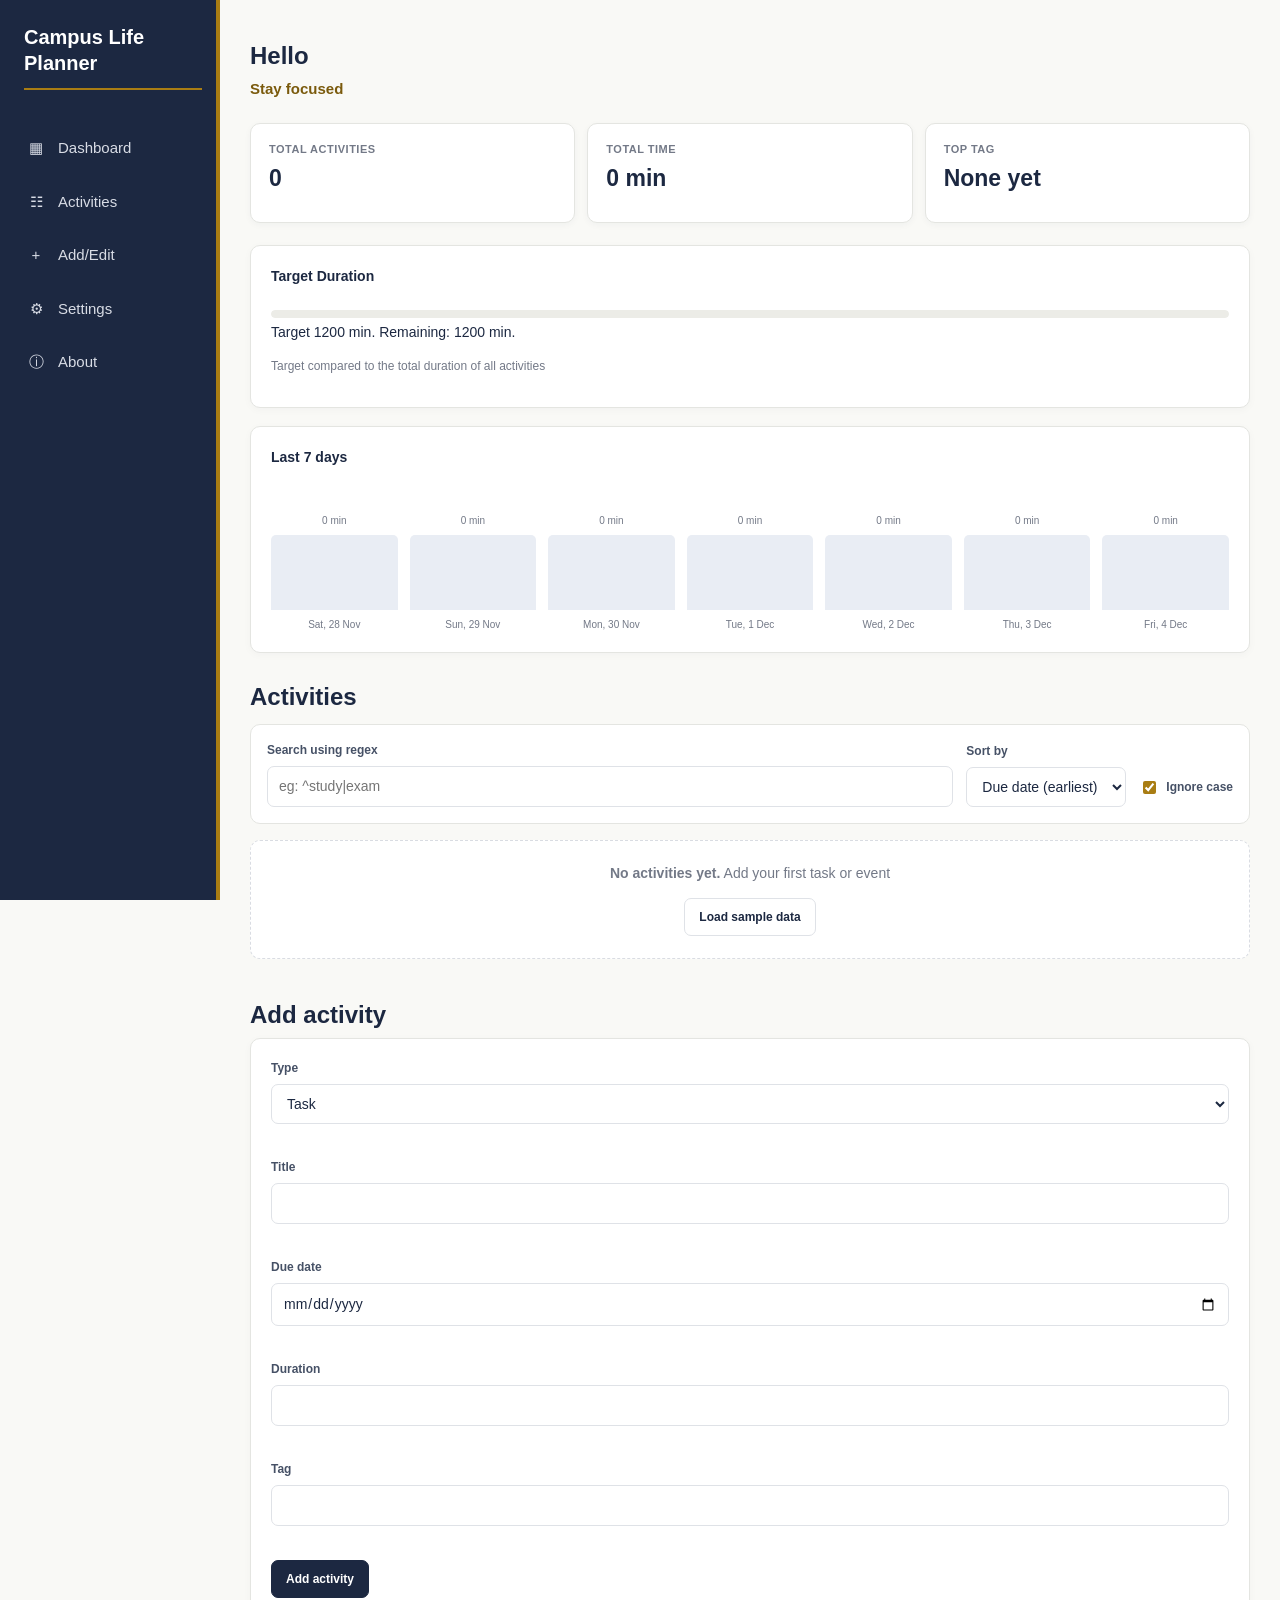
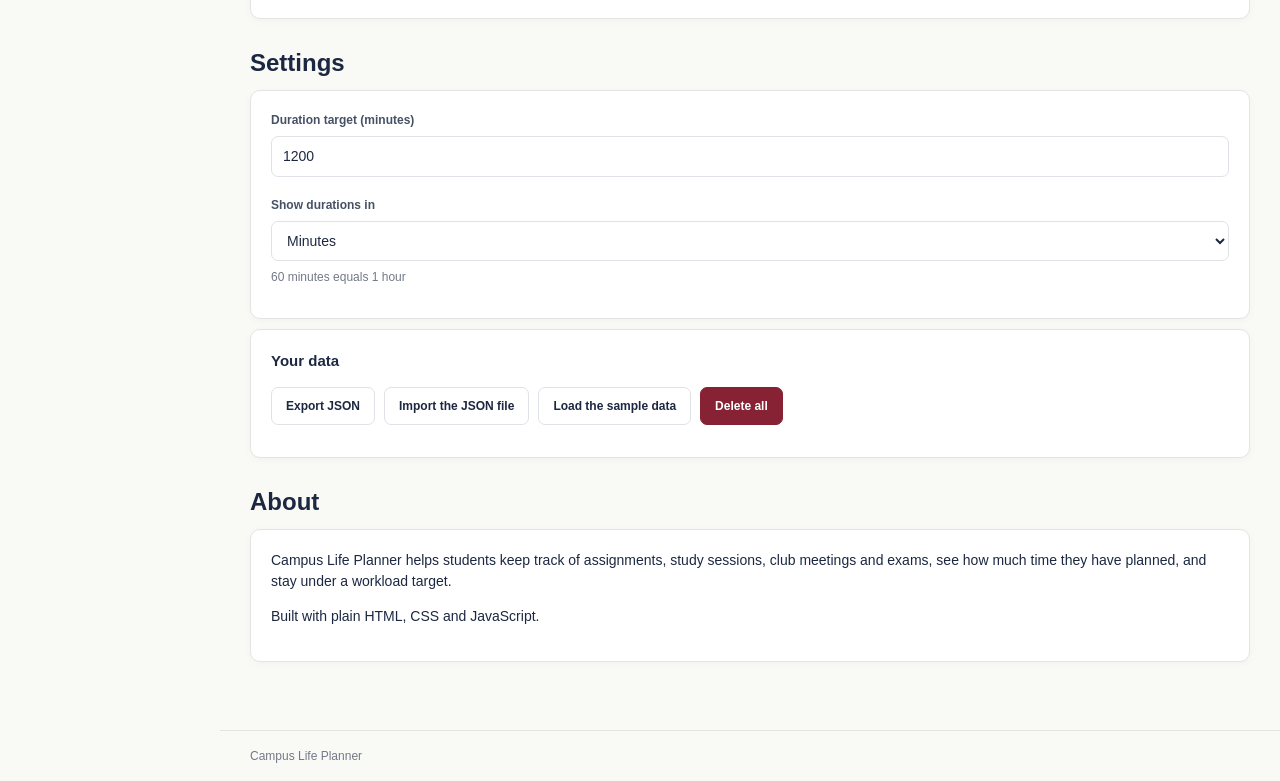
<file: index.html>
<!DOCTYPE html>
<html lang="en">    
    <head>
        <meta charset="utf-8">
        <meta name="viewport" content="width=device-width, initial-scale=1">

        <title> Campus Life Planner </title>
        <meta name="description" content="Plan tasks and events.">

        <link rel="stylesheet" href="styles/main.css">
        <link rel="stylesheet" href="styles/responsive.css">
        <link rel="icon" href="data:,">
    </head>

    <body>
        <a class="skip-link" href="#main">Skip to main content</a>

<!-- header -->
        <header class="site-header">
            <div class="container header-row">
                <div class="brand">
                    <h1>Campus Life Planner</h1>
                </div>
                <nav aria-label="Main">
                    <ul class="nav-list">
                        <li><a href="#dashboard">Dashboard</a></li>
                        <li><a href="#activities">Activities</a></li>
                        <li><a href="#add">Add/Edit</a></li>
                        <li><a href="#settings">Settings</a></li>
                        <li><a href="#about">About</a></li>
                    </ul>
                </nav>
            </div>
        </header>

<!-- main -->

        <main id="main" tabindex="-1" class="container">
            <p id="save-status" class="status-line" role="status" aria-live="polite"></p>

<!-- dashboard -->

            <section id="dashboard" aria-labelledby="dash-h">
                <h2 id="dash-h">Hello</h2>
                <p class="dashboard-subtitle">Stay focused</p>

                <div class="stats">
                    <div class="stat">
                        <span class="stat-label">Total activities</span>
                        <span class="stat-value" id="stat-total">0</span>
                    </div>
                    <div class="stat">
                        <span class="stat-label">Total time</span>
                        <span class="stat-value" id="stat-duration">0</span>
                    </div>
                    <div class="stat">
                        <span class="stat-label">Top tag</span>
                        <span class="stat-value" id="stat-tag">Not yet</span>
                    </div>
                </div>

                <div class="panel target-panel">
                    <h3>Target Duration</h3>
                    <progress id="target-progress" value="0" max="1" aria-label="Planned time compared to the target"></progress>
                    <p id="target-status" aria-live="polite"></p>
                    <p id="target-alert" class="alert" role="alert"></p>
                    <p class="hint">Target compared to the total duration of all activities</p>
                </div>

                <div class="panel target">
                    <h3>Last 7 days </h3>
                    <ol id="trend" class="trend" aria-label="Planned time for each of the last 7 days"></ol>
                </div>
            </section>
            
            <div class="split">

<!-- activities -->

                <section id="activities" aria-labelledby="act-h">
                    <h2 id="act-h">Activities</h2>

                    <div class="toolbar">
                        <div class="field grow">
                            <label for="search">Search using regex</label>
                            <input type="text" id="search" autocomplete="off" spellcheck="false"
                                   placeholder="eg: ^study|exam" aria-describedby="regex-error result-count">
                        </div>

                        <div class="field">
                            <label for="sort">Sort by</label>
                            <select id="sort">
                                <option value="due-asc">Due date (earliest)</option>
                                <option value="due-desc">Due date (latest)</option>
                                <option value="title-asc">Title (A to Z)</option>
                                <option value="title-desc">Title (Z to A)</option>
                                <option value="dur-asc">Duration (shortest)</option>
                                <option value="dur-desc">Duration (longest)</option>
                            </select>
                        </div>
                        <label class="check"> <input id="case-insensitive" type="checkbox" checked> Ignore case </label>
                    </div>
                   
                    <p id="regex-error" class="error" role="alert"></p>
                    <p id="result-count" class="hint" role="status" aria-live="polite"></p>
                    <div id="empty-state" class="empty" hidden>
                        <p><strong>No activities yet.</strong> Add your first task or event</p>
                        <button type="button" id="load-sample-inline" class="btn"> Load sample data</button>
                    </div>

                    <p id="no-matches" class="empty" hidden>No activities match</p>
                    <ul id="list" class="cards"></ul>
                </section>

<!-- Add and edit -->
                
                <section id="add" aria-labelledby="form-heading">
                    <h2 id="form-heading"> Add activity </h2>
                    <div class="panel">
                        <form id="activity-form" novalidate>
                            <div class="field">
                                <label for="f-type">Type</label>
                                <select id="f-type" aria-describedby="err-type" aria-invalid="false">
                                    <option value="task">Task</option>
                                    <option value="event">Event</option>
                                </select>
                                <p class="error" id="err-type"></p>
                            </div>

                            <div class="field">
                                <label for="f-title">Title</label>
                                <input id="f-title" type="text" autocomplete="off" aria-describedby="err-title" aria-invalid="false">
                                <p class="error" id="err-title"></p>
                            </div>

                            <div class="field">
                                <label for="f-date">Due date</label>
                                <input id="f-date" type="date" aria-describedby="err-date" aria-invalid="false">
                                <p class="error" id="err-date"></p>
                            </div>

                            <div class="field">
                                <label for="f-duration">Duration</label>
                                <input id="f-duration" type="text" inputmode="decimal" autocomplete="off" aria-describedby="err-duration" aria-invalid="false">
                                <p class="error" id="err-duration"></p>
                            </div>

                            <div class="field">
                                <label for="f-tag">Tag</label>
                                <input type="text" id="f-tag" list="tag-options" autocomplete="off" aria-describedby="err-tag" aria-invalid="false">
                                 
                                <datalist id="tag-options">
                                    <option value="Study"></option>
                                    <option value="Assignment"></option>
                                    <option value="Exam"></option>
                                    <option value="Club"></option>
                                    <option value="Personal"></option>
                                </datalist>
                                <p class="error" id="err-tag"></p>
                            </div>

                            <div class="form-actions">
                                <button type="submit" id="save-btn" class="btn btn-primary">Add activity</button>
                                <button type="button" id="cancel-edit" class="btn" hidden>Cancel</button>
                            </div>
                        </form>
                    </div>
                </section>
            </div>

<!-- settings -->
             
            <section id="settings" aria-labelledby="set-h">
                <h2 id="set-h">Settings</h2>

                <div class="panel settings-grid">
                    <div class="field">
                        <label for="target">Duration target (<span id="target-label-unit">minutes</span>)</label>
                        <input id="target" type="number" min="0" step="any" aria-describedby="target-error">
                        <p class="error" id="target-error"></p>
                    </div>
                    <div class="field">
                        <label for="unit">Show durations in</label>
                        <select id="unit">
                            <option value="min">Minutes</option>
                            <option value="hr">Hours</option>
                        </select>
                        <p class="hint">60 minutes equals 1 hour</p>
                    </div>
                </div>

                <div class="panel data-panel">
                    <h3>Your data</h3>

                    <div class="button-row">
                        <button type="button" id="export-btn" class="btn">Export JSON</button>
                        <input type="file" id="import-file" class="visually-hidden-file" accept="application/json,.json">
                        <label for="import-file" class="btn file-btn">Import the JSON file</label>
                        <button type="button" id="load-sample" class="btn">Load the sample data</button>
                        <button type="button" id="clear-all" class="btn btn-danger">Delete all</button>
                    </div>
                    <p id="import-error" class="error" role="alert"></p>
                    <p id="import-ok" class="ok" role="status"></p>
                </div>
            </section>

<!-- about -->

            <section id="about" aria-labelledby="about-h">
                <h2 id="about-h">About</h2>
                <div class="panel">
                    <p>Campus Life Planner helps students keep track of assignments, study sessions, club meetings
                and exams, see how much time they have planned, and stay under a workload target.
                    </p>
                    <p>Built with plain HTML, CSS and JavaScript.</p>
                </div>
            </section>
        </main>

<!-- footer -->
    
        <footer class="site-footer">
            <div class="container"><p>Campus Life Planner</p></div>
        </footer>

        <script type="module" src="scripts/main.js"></script>
    </body>

</html>
</file>
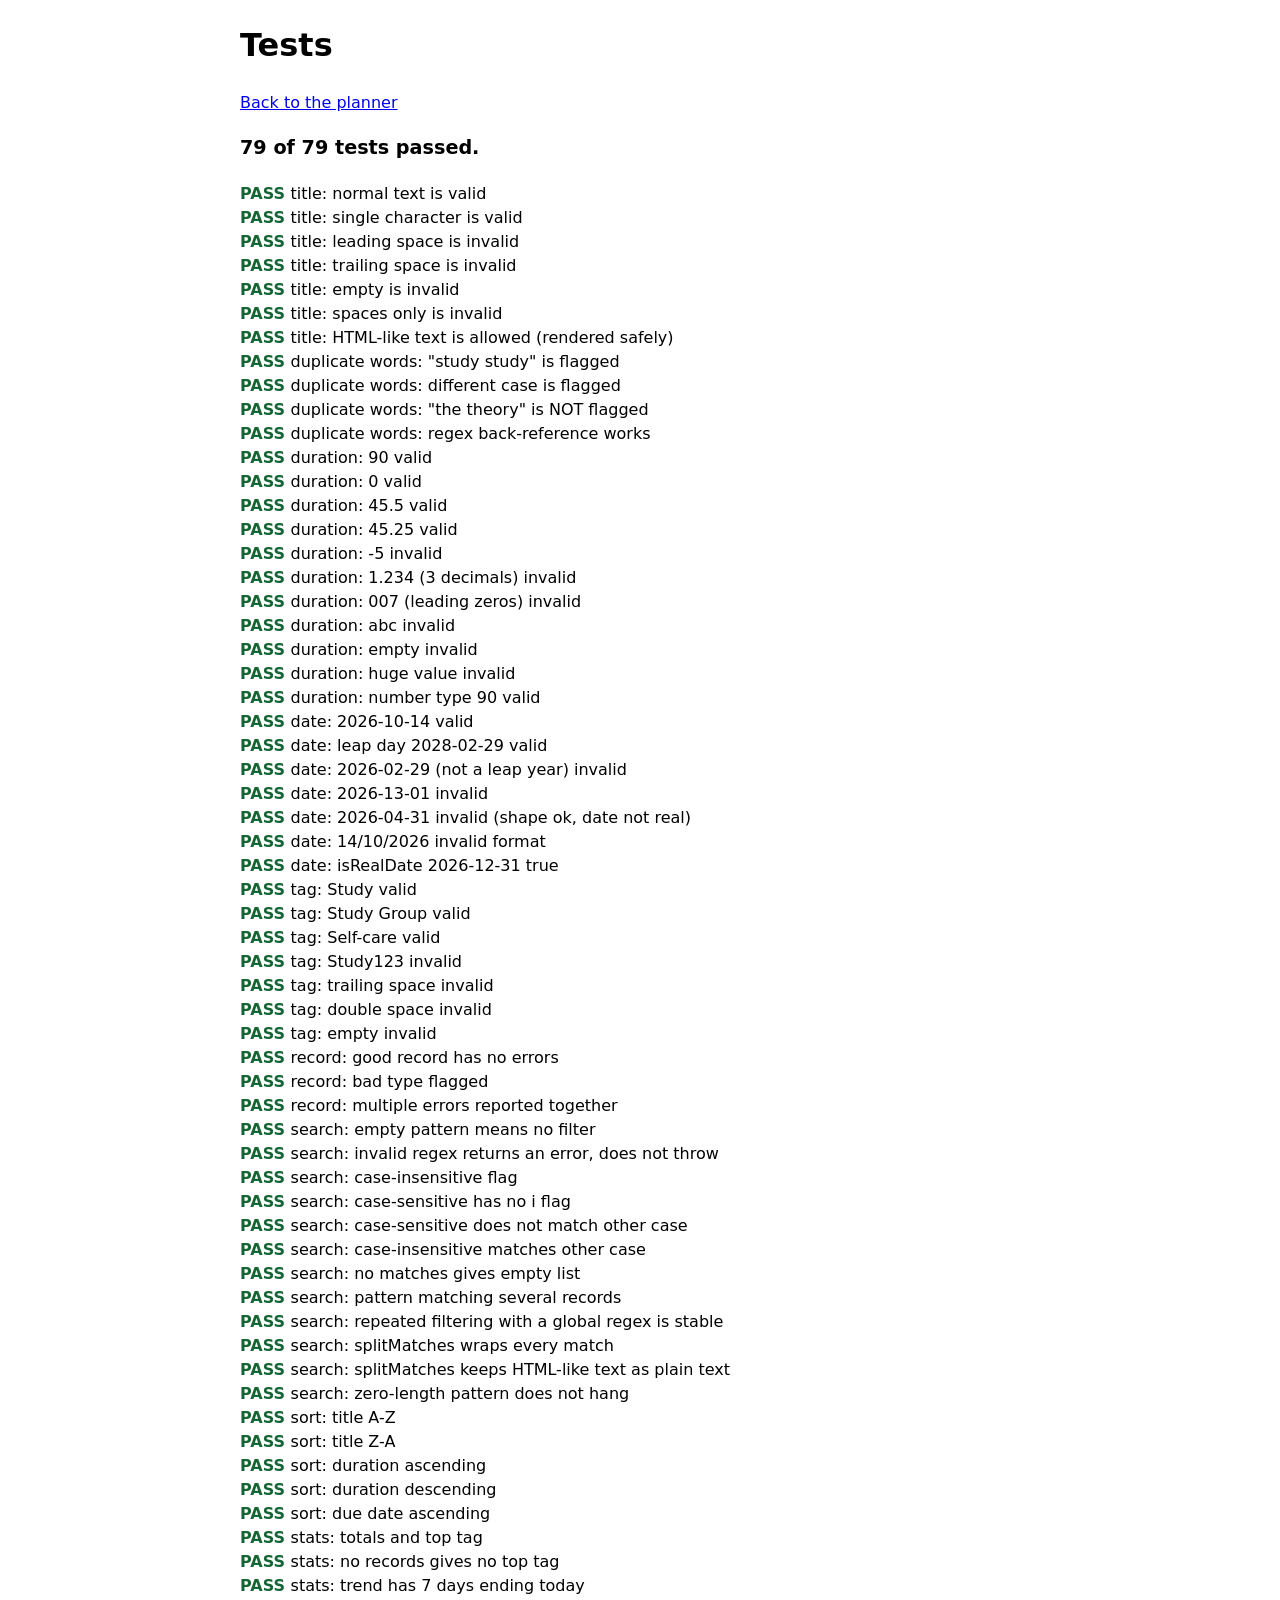
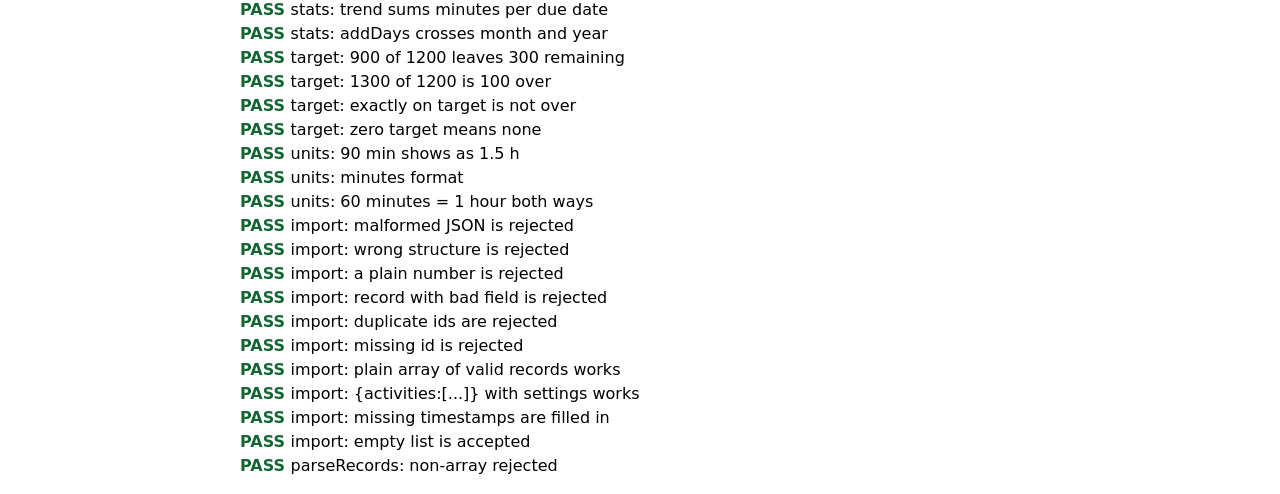
<file: tests.html>
<!DOCTYPE html>
<html lang="en">
<head>
  <meta charset="utf-8">
  <meta name="viewport" content="width=device-width, initial-scale=1">
  <title>Campus Life Planner: Tests</title>
  <link rel="icon" href="data:,">
  <style>
    body { font-family: system-ui, sans-serif; max-width: 800px; margin: 1rem auto; padding: 0 1rem; line-height: 1.5; }
    li.pass::marker { content: "PASS  "; color: #166534; font-weight: 700; }
    li.fail::marker { content: "FAIL  "; color: #b91c1c; font-weight: 700; }
    ul { list-style-position: inside; padding: 0; }
    #summary { font-size: 1.2rem; font-weight: 700; }
    :focus-visible { outline: 3px solid #1d4ed8; outline-offset: 2px; }
  </style>
</head>
<body>
    <h1>Tests</h1>
     <p><a href="index.html">Back to the planner</a></p>
     <p id="summary" role="status">Running...</p>
     <ul id="results"></ul>
     <script type="module">
        import { runTests } from './tests.js';
       const results = runTests();
       const list = document.getElementById('results');
       for (const r of results) {
         const li = document.createElement('li');
         li.className = r.pass ? 'pass' : 'fail';
         li.textContent = r.name + (r.error ? ' (' + r.error + ')' : '');
         list.append(li);
       }
       const passed = results.filter((r) => r.pass).length;
       document.getElementById('summary').textContent = passed + ' of ' + results.length + ' tests passed.';
     </script>
   </body>
   </html>
</file>
<file: styles/main.css>
/*  I used the ALU Excellence palette */
:root {
    --navy: #1C2841;
    --navy-light: #2b3955;
    --gold: #A97D13;
    --background: #F9F9F6;
    --white: #ffffff;
    --text: #1C2841;
    --muted: #737987;
    --border: #e4e5e1;
    --crimson: #862233;
    --green: #39866a;
    --radius: 10px;
    --gold-dark: #7a5a0c;
    --gold-soft: #f6f0df;
  }
  
  * {
    box-sizing: border-box;
  }
  
  html {
    scroll-behavior: smooth;
  }
  
  body {
    margin: 0;
    background: var(--background);
    color: var(--text);
    font-family: Inter, "Segoe UI", Arial, sans-serif;
    font-size: 14px;
    line-height: 1.5;
  }
  
  a {
    color: var(--gold);
    text-decoration: none;
    color: var(--gold-dark); 
  }
  
  a:hover {
    text-decoration: underline;
  }
  
  button,
  input,
  select {
    font: inherit;
  }
  
  button {
    cursor: pointer;
  }

  .container {
    width: 100%;
    max-width: none;
  }

/* Left sidebar */
 
  .site-header {
    position: fixed;
    inset: 0 auto 0 0;
    z-index: 10;
    width: 220px;
    padding: 24px 14px;
    background: var(--navy);
    color: var(--white);
    overflow-y: auto;
    border-right: 4px solid var(--gold); 
  }
  
  .header-row {
    display: flex;
    flex-direction: column;
    align-items: stretch;
    gap: 35px;
  }
  
  .brand h1 {
    margin: 0 0 0 10px;
    font-size: 20px;
    font-weight: 700;
    line-height: 1.3;
    padding-bottom: 12px;
    border-bottom: 2px solid var(--gold); 
  }
  
  .nav-list {
    display: flex;
    flex-direction: column;
    gap: 7px;
    padding: 0;
    margin: 0;
    list-style: none;
  }
  
  .nav-list a {
    display: flex;
    align-items: center;
    gap: 12px;
    padding: 12px;
    border-radius: 7px;
    color: #d8dce5;
    font-size: 15px;
    transition: background 0.2s, color 0.2s;
  }
  
  .nav-list a::before {
    display: inline-block;
    width: 20px;
    color: #d8dce5;
    text-align: center;
  }
  
  .nav-list li:nth-child(1) a::before { content: "▦"; }
  .nav-list li:nth-child(2) a::before { content: "☷"; }
  .nav-list li:nth-child(3) a::before { content: "+"; }
  .nav-list li:nth-child(4) a::before { content: "⚙"; }
  .nav-list li:nth-child(5) a::before { content: "ⓘ"; }
  
  .nav-list a:hover,
  .nav-list a[aria-current="page"] {
    background: var(--navy-light);
    color: var(--white);
    text-decoration: none;
  }

  /* ---------- Main content ---------- */
  main.container {
    width: auto;
    margin-left: 220px;
    padding: 28px 30px 40px;
  }
  
  section {
    margin-bottom: 28px;
    scroll-margin-top: 20px;
  }
  
  h2 {
    margin: 0 0 12px;
    font-size: 24px;
    font-weight: 750;
    line-height: 1.3;
  }
  
  h3 {
    margin: 0 0 14px;
    font-size: 15px;
  }
  
  p {
    margin-top: 0;
  }
  
  .dashboard-subtitle {
    margin: -5px 0 22px;
    color: var(--muted);
    font-size: 15px;
    color: var(--gold-dark); 
    font-weight: 650; 
  }

  #dashboard > h2 { 
    color: var(--navy); 
  }

  #dashboard .panel{
    margin-bottom: 18px;
  }

  #dashboard .panel h3{
    font-size: 14px;
  }
  
  .status-line {
    color: var(--green);
    font-size: 12px;
  }
  
  .hint {
    color: var(--muted);
    font-size: 12px;
  }
  
  /* The summary cards */
  .stats {
    display: grid;
    grid-template-columns: repeat(3, minmax(0, 1fr));
    gap: 12px;
    margin-bottom: 22px;
  }

  .stat {
    display: flex;
    flex-direction: column;
    gap: 8px;
    min-height: 100px;
    padding: 17px 18px;
    background: var(--white);
    border: 1px solid var(--border);
    border-radius: var(--radius);
    box-shadow: 0 2px 7px rgb(28 40 65 / 4%);
  }
  
  .stat-label {
    color: var(--muted);
    font-size: 11px;
    font-weight: 650;
    text-transform: uppercase;
    letter-spacing: 0.5px;
  }
  
  .stat-value {
    color: var(--navy);
    font-size: 23px;
    line-height: 1.2;
    font-weight: 750;
    overflow-wrap: anywhere;
  }
  
/* The panels and trend chart */
  .panel {
    padding: 20px;
    background: var(--white);
    border: 1px solid var(--border);
    border-radius: var(--radius);
    box-shadow: 0 2px 8px rgb(28 40 65 / 3%);
  }
  
  .target-panel,
  .trend-panel {
    margin-bottom: 16px;
  }
  
  .target-panel h3,
  .trend-panel h3 {
    font-size: 14px;
  }
  
  progress {
    width: 100%;
    height: 8px;
    overflow: hidden;
    border: 0;
    border-radius: 20px;
    accent-color: var(--gold);
  }
  
  progress::-webkit-progress-bar {
    background: #ecece7;
    border-radius: 20px;
  }
  
  progress::-webkit-progress-value {
    background: var(--gold);
    border-radius: 20px;
  }
  
  progress::-moz-progress-bar {
    background: var(--gold);
    border-radius: 20px;
  }
  
  .alert {
    color: var(--crimson);
    font-size: 12px;
  }
  
  .trend {
    display: grid;
    grid-template-columns: repeat(7, minmax(0, 1fr));
    align-items: end;
    gap: 12px;
    min-height: 150px;
    padding: 0;
    margin: 0;
    list-style: none;
    flex-wrap: wrap;
  }

  .trend li {
    display: flex;
    flex-direction: column;
    align-items: center;
    justify-content: end;
    gap: 7px;
    min-width: 0;
    min-height: 130px;
  }
  
  .trend-value,
  .trend-label {
    color: var(--muted);
    font-size: 10px;
    text-align: center;
  }
  
  .bar-wrap {
    display: flex;
    align-items: end;
    justify-content: center;
    width: 100%;
    height: 75px;
    background: #f0f0eb;
    border-radius: 5px 5px 0 0;
    overflow: hidden;
    background: #e9edf4; 
  }
  
  .bar {
    width: min(28px, 70%);
    min-height: 0;
    background: var(--gold);
    border-radius: 5px 5px 0 0;
    background: var(--gold); 
  }
  
  .visually-hidden {
    position: absolute;
    width: 1px;
    height: 1px;
    padding: 0;
    margin: -1px;
    overflow: hidden;
    clip: rect(0, 0, 0, 0);
    white-space: nowrap;
    border: 0;
  }

  /* The activities and form layout */
  .split {
    display: flex;
    flex-direction: column;
    align-items: stretch;
    gap: 12px;
  }
  
  #add{
    margin-bottom: 28px;
  }

  #add h2{
    margin-bottom: 8px;
  }
  
  .toolbar {
    display: flex;
    flex-wrap: wrap;
    align-items: end;
    gap: 13px;
    margin-bottom: 16px;
    padding: 16px;
    background: var(--white);
    border: 1px solid var(--border);
    border-radius: var(--radius);
  }
  
  .field {
    display: flex;
    flex-direction: column;
    gap: 7px;
    min-width: 0;
    margin-bottom: 15px;
  }
  
  .toolbar .field {
    margin-bottom: 0;
  }
  
  .field.grow {
    flex: 1;
  }
  
  label {
    color: #465166;
    font-size: 12px;
    font-weight: 650;
  }
  
  input,
  select {
    width: 100%;
    min-height: 40px;
    padding: 9px 11px;
    color: var(--text);
    background: var(--white);
    border: 1px solid #dfe2e7;
    border-radius: 7px;
    outline: none;
  }
  
  input:focus,
  select:focus {
    border-color: var(--gold);
    box-shadow: 0 0 0 3px rgb(169 125 19 / 13%);
  }
  
  input[type="checkbox"] {
    width: auto;
    min-height: auto;
    accent-color: var(--gold);
  }
  
  .check {
    display: flex;
    align-items: center;
    gap: 7px;
    padding-bottom: 10px;
  }
  
  .cards {
    display: flex;
    flex-direction: column;
    gap: 11px;
    padding: 0;
    margin: 0;
    list-style: none;
  }
  
  .card {
    padding: 16px;
    background: var(--white);
    border: 1px solid var(--border);
    border-radius: var(--radius);
    box-shadow: 0 2px 7px rgb(28 40 65 / 3%);
  }
  
  .card-top {
    display: flex;
    align-items: center;
    justify-content: space-between;
    gap: 10px;
    margin-bottom: 9px;
  }
  
  .badge,
  .tag {
    display: inline-flex;
    align-items: center;
    width: fit-content;
    padding: 3px 8px;
    border-radius: 20px;
    font-size: 11px;
    font-weight: 650;
    color: var(--gold-dark); 
    background: var(--gold-soft); 
    border: 1px solid #e6d8ad; 
  }
  
  .badge-task {
    color: var(--navy);
    background: #e9edf4;
  }
  
  .badge-event {
    color: var(--crimson);
    background: #f6e9ec;
  }
  
  .tag {
    color: var(--gold);
    background: #f6f0df;
  }

  .card h3 {
    margin-bottom: 7px;
    font-size: 15px;
    overflow-wrap: anywhere;
  }
  
  .meta {
    margin-bottom: 12px;
    color: var(--muted);
    font-size: 12px;
  }
  
  .actions {
    display: flex;
    flex-wrap: wrap;
    gap: 8px;
  }
  
  .empty {
    padding: 22px;
    background: var(--white);
    border: 1px dashed #d9dce2;
    border-radius: var(--radius);
    color: var(--muted);
    text-align: center;
  }
  
  .btn {
    display: inline-flex;
    align-items: center;
    justify-content: center;
    gap: 7px;
    min-height: 38px;
    padding: 9px 14px;
    color: var(--navy);
    background: var(--white);
    border: 1px solid #dfe2e7;
    border-radius: 7px;
    font-size: 12px;
    font-weight: 650;
    transition: transform 0.15s, background 0.15s;
  }
  
  .btn:hover {
    background: #f1f1ed;
  }
  
  .btn:active {
    transform: scale(0.98);
  }
  
  .btn-primary {
    color: var(--white);
    background: var(--navy);
    border-color: var(--navy);
  }
  
  .btn-primary:hover {
    background: var(--navy-light);
  }
  
  .btn-danger {
    color: var(--white);
    background: var(--crimson);
    border-color: var(--crimson);
  }
  
  .btn-danger:hover {
    background: #6f1b2a;
  }
  
  .btn-small {
    min-height: 30px;
    padding: 6px 10px;
  }
  
  .form-actions,
  .button-row {
    display: flex;
    flex-wrap: wrap;
    gap: 9px;
  }
  
  .error {
    color: var(--crimson);
    font-size: 12px;
  }
  
  .ok {
    color: var(--green);
    font-size: 12px;
  }
  
/* The settings and footer */
  .settings-grid {
    display: grid;
    grid-template-columns: 1fr;
    gap: 0px;
    margin-bottom: 10px;
  }

  
  .settings-grid .field {
    margin-bottom: 0;
  }
  
  .visually-hidden-file {
    position: absolute;
    width: 1px;
    height: 1px;
    
    overflow: hidden;
    clip: rect(0, 0, 0, 0);
    white-space: nowrap;
    border-color: #bd4658;
    border-style: solid;
    border-width: 2px;
  }
  
  .file-btn {
    cursor: pointer;
  }
  
  .site-footer {
    margin-left: 220px;
    padding: 16px 30px;
    color: var(--muted);
    border-top: 1px solid var(--border);
    font-size: 12px;
  }
  
  .site-footer p {
    margin: 0;
  }
  
  .skip-link {
    position: absolute;
    top: -100px;
    left: 10px;
    z-index: 20;
    padding: 10px;
    color: var(--navy);
    background: var(--white);
  }
  
  .skip-link:focus {
    top: 10px;
  }
  
  [hidden] {
    display: none !important;
  }
</file>
<file: styles/responsive.css>
/* The tablet responsiveness */

@media(max-width:950px){
    .site-header{
        width:180px;
    }

    main.container{
        margin-left:180px;
        padding:24px 20px
    }
    .site-footer{
        margin-left: 180px;
        padding-inline: 20px;
    }

    .stats{
        gap: 10px;
    }

    .stat{
        padding:15px;
    }
}

/* The mobile responsiveness */

@media(max-width:620px){
    .site-header{
        position: relative;
        width: 100%;
        padding: 13px 16px;
        overflow: visible;
        border-right: 0;
        border-bottom: 4px solid var(--gold);
    }

    .header-row{
        gap: 14px;
    }

    .brand h1{
        margin-left: 0;
        font-size: 17px;
    }

    .nav-list{
        flex-direction: row;
        flex-wrap:wrap;
        gap: 5px;
    }

    .nav-list a{
        padding: 8px 9px;
        font-size: 11px;
    }

    main.container{
        margin-left: 0;
        padding: 22px 15px 32px;
    }

    .site-footer{
        margin-left: 0;
        padding: 16px 15px;
    }

    h2{
        font-size: 21px;
    }

    .stats{
        grid-template-columns: 1fr;
    }

    .stat{
        min-height: auto;
    }

    .toolbar{
        align-items: stretch;
        flex-direction: column;
    }

    .check{
        padding-bottom: 0;
    }
    .settings-grid{
        grid-template-columns: 1fr;
        gap: 0;
    }

    .settings-grid .field + .field{
        margin-top: 15px;
    }

    .trend{
        grid-template-columns: repeat(4, minmax(0,1fr));
        gap: 8px;
    }

    .trend li{
        min-height:110px;
    }
}
</file>
